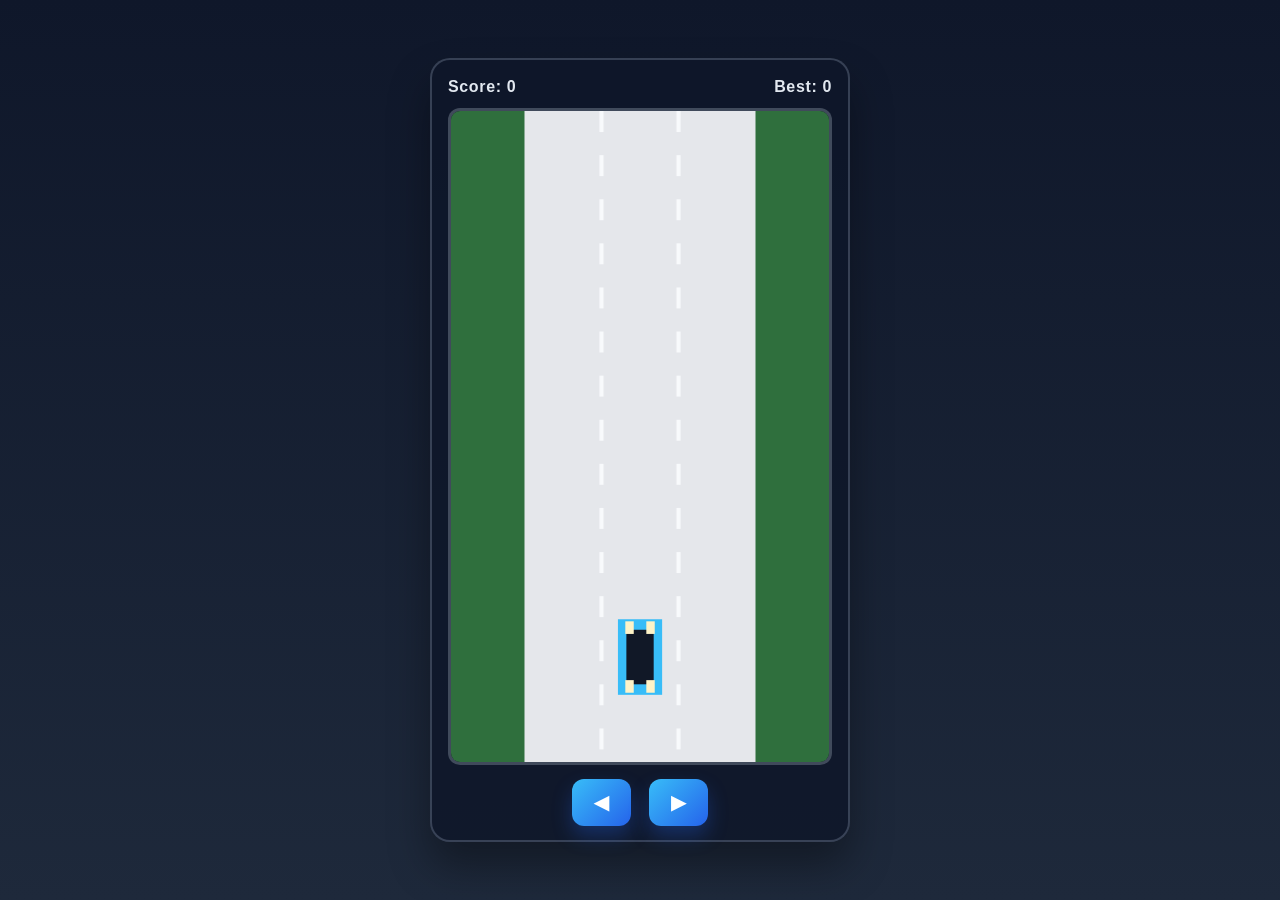
<file: index.html>
<!DOCTYPE html>
<html lang="en">
<head>
  <meta charset="UTF-8" />
  <meta name="viewport" content="width=device-width, initial-scale=1.0" />
  <title>Slow Roads</title>
  <link rel="stylesheet" href="style.css" />
</head>
<body>
  <div class="game-panel">
    <div class="hud">
      <div>Score: <span id="score">0</span></div>
      <div>Best: <span id="best">0</span></div>
    </div>

    <canvas id="gameCanvas" width="360" height="620" aria-label="Slow Roads game"></canvas>

    <div class="controls">
      <button id="leftBtn" aria-label="Move left">◀</button>
      <button id="rightBtn" aria-label="Move right">▶</button>
    </div>

    <div id="gameOver" class="hidden">
      <h2>Crash!</h2>
      <p>Press restart to drive again.</p>
      <button id="restartBtn">Restart</button>
    </div>
  </div>

  <script>
    const canvas = document.getElementById('gameCanvas');
    const ctx = canvas.getContext('2d');
    const scoreEl = document.getElementById('score');
    const bestEl = document.getElementById('best');
    const gameOverEl = document.getElementById('gameOver');
    const restartBtn = document.getElementById('restartBtn');
    const leftBtn = document.getElementById('leftBtn');
    const rightBtn = document.getElementById('rightBtn');

    const road = {
      x: 70,
      width: 220,
      top: 0,
      bottom: canvas.height
    };

    const lanes = [110, 180, 250];
    const player = {
      lane: 1,
      y: 520,
      width: 42,
      height: 72,
      color: '#38bdf8'
    };

    let obstacles = [];
    let score = 0;
    let best = Number(localStorage.getItem('slowRoadBest') || 0);
    let gameRunning = true;
    let lastSpawn = 0;
    let spawnDelay = 1100;
    let speed = 4.5;
    let animationId;

    bestEl.textContent = best;

    function resetGame() {
      obstacles = [];
      score = 0;
      gameRunning = true;
      player.lane = 1;
      lastSpawn = 0;
      spawnDelay = 1100;
      speed = 4.5;
      gameOverEl.classList.add('hidden');
      updateHud();
    }

    function updateHud() {
      scoreEl.textContent = score;
      bestEl.textContent = best;
    }

    function movePlayer(direction) {
      if (!gameRunning) return;
      if (direction === 'left' && player.lane > 0) player.lane -= 1;
      if (direction === 'right' && player.lane < 2) player.lane += 1;
    }

    function createObstacle() {
      const lane = Math.floor(Math.random() * lanes.length);
      const colors = ['#fb7185', '#f59e0b', '#f97316', '#a78bfa', '#34d399'];

      obstacles.push({
        lane,
        x: lanes[lane],
        y: -90,
        width: 42,
        height: 72,
        color: colors[Math.floor(Math.random() * colors.length)]
      });
    }

    function detectCollision(a, b) {
      return (
        a.x < b.x + b.width &&
        a.x + a.width > b.x &&
        a.y < b.y + b.height &&
        a.y + a.height > b.y
      );
    }

    function endGame() {
      gameRunning = false;
      if (score > best) {
        best = score;
        localStorage.setItem('slowRoadBest', String(best));
      }
      updateHud();
      gameOverEl.classList.remove('hidden');
    }

    function drawRoad() {
      ctx.fillStyle = '#1f2937';
      ctx.fillRect(0, 0, canvas.width, canvas.height);

      ctx.fillStyle = '#2f6f3d';
      ctx.fillRect(0, 0, road.x, canvas.height);
      ctx.fillRect(road.x + road.width, 0, canvas.width - (road.x + road.width), canvas.height);

      ctx.fillStyle = '#e5e7eb';
      ctx.fillRect(road.x, 0, road.width, canvas.height);

      ctx.strokeStyle = '#f8fafc';
      ctx.lineWidth = 4;
      ctx.setLineDash([20, 22]);
      ctx.beginPath();
      ctx.moveTo(road.x + road.width / 3, 0);
      ctx.lineTo(road.x + road.width / 3, canvas.height);
      ctx.moveTo(road.x + (2 * road.width) / 3, 0);
      ctx.lineTo(road.x + (2 * road.width) / 3, canvas.height);
      ctx.stroke();
      ctx.setLineDash([]);
    }

    function drawCar(x, y, width, height, color) {
      ctx.fillStyle = color;
      ctx.fillRect(x - width / 2, y - height / 2, width, height);

      ctx.fillStyle = '#111827';
      ctx.fillRect(x - width / 2 + 8, y - height / 2 + 10, width - 16, height - 20);

      ctx.fillStyle = '#fef3c7';
      ctx.fillRect(x - width / 2 + 7, y - height / 2 + 2, 8, 12);
      ctx.fillRect(x + width / 2 - 15, y - height / 2 + 2, 8, 12);
      ctx.fillRect(x - width / 2 + 7, y + height / 2 - 14, 8, 12);
      ctx.fillRect(x + width / 2 - 15, y + height / 2 - 14, 8, 12);
    }

    function draw() {
      drawRoad();

      const playerX = lanes[player.lane];
      drawCar(playerX, player.y, player.width, player.height, player.color);

      obstacles.forEach((car) => {
        drawCar(car.x, car.y, car.width, car.height, car.color);
      });
    }

    function update(timestamp) {
      if (!gameRunning) {
        draw();
        return;
      }

      const delta = timestamp - lastSpawn;
      if (delta > spawnDelay) {
        createObstacle();
        lastSpawn = timestamp;
      }

      obstacles.forEach((car) => {
        car.y += speed;
      });

      score += 0.15;
      if (Math.floor(score) > score) {
        // keep integer score in HUD only
      }

      score = Math.floor(score);
      updateHud();

      if (score > 0 && score % 120 === 0) {
        speed += 0.25;
        spawnDelay = Math.max(500, spawnDelay - 40);
      }

      obstacles.forEach((car) => {
        const playerBox = {
          x: lanes[player.lane] - player.width / 2,
          y: player.y - player.height / 2,
          width: player.width,
          height: player.height
        };

        const obstacleBox = {
          x: car.x - car.width / 2,
          y: car.y - car.height / 2,
          width: car.width,
          height: car.height
        };

        if (detectCollision(playerBox, obstacleBox)) {
          endGame();
        }
      });

      obstacles = obstacles.filter((car) => car.y < canvas.height + 100);
      draw();
      animationId = requestAnimationFrame(update);
    }

    document.addEventListener('keydown', (event) => {
      if (event.key === 'ArrowLeft' || event.key.toLowerCase() === 'a') movePlayer('left');
      if (event.key === 'ArrowRight' || event.key.toLowerCase() === 'd') movePlayer('right');
    });

    leftBtn.addEventListener('click', () => movePlayer('left'));
    rightBtn.addEventListener('click', () => movePlayer('right'));
    restartBtn.addEventListener('click', () => {
      cancelAnimationFrame(animationId);
      resetGame();
      animationId = requestAnimationFrame(update);
    });

    resetGame();
    animationId = requestAnimationFrame(update);
  </script>
</body>
</html>
</file>
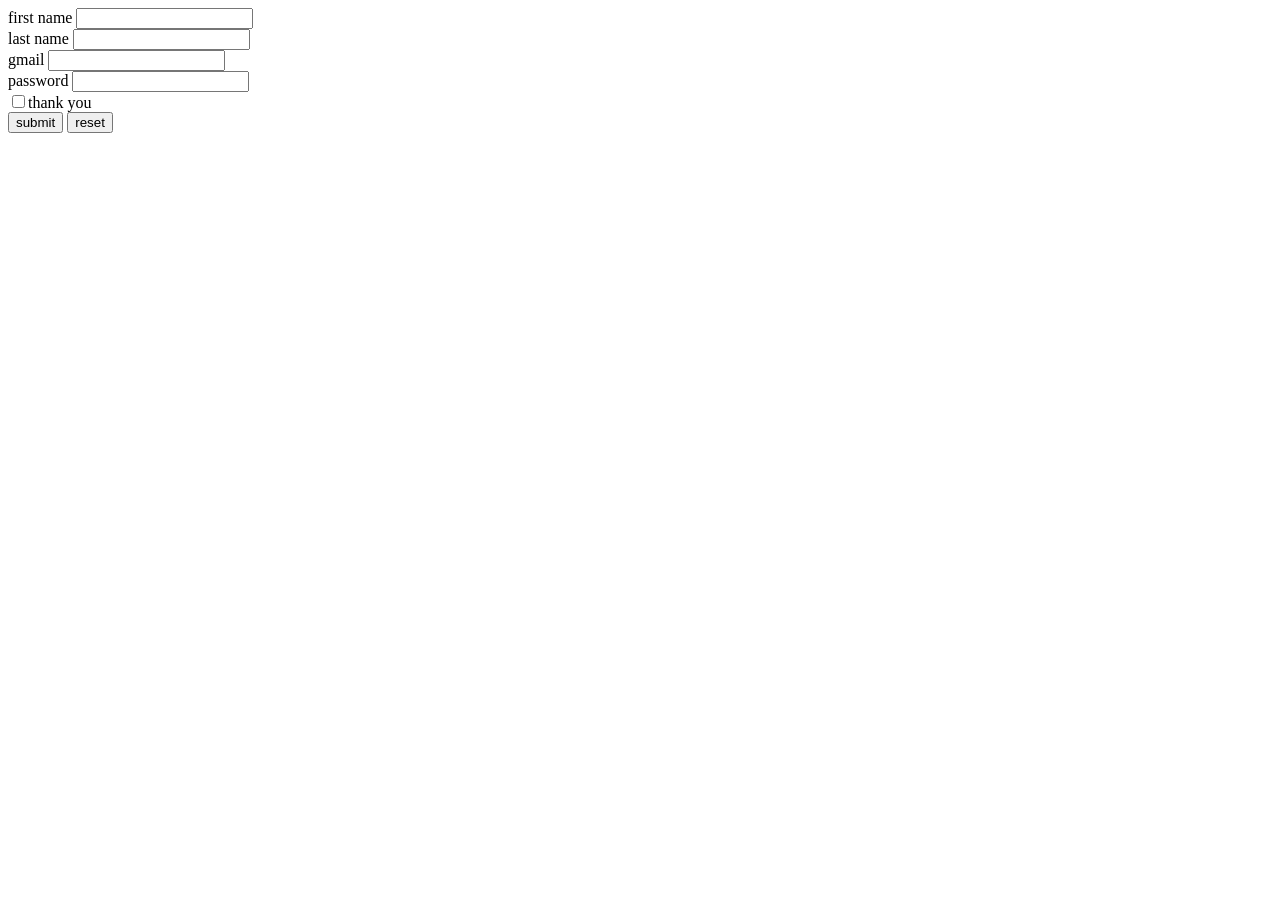
<file: all projects.html>
<!DOCTYPE html>
<html lang="en">
<head>
    <meta charset="UTF-8">
    <meta name="viewport" content="width=device-width, initial-scale=1.0">
    <title>this is new website page</title>
    <link rel="stylesheet" href="bootstrap-5.3.8-dist.zip">
</head>
<body>
    <div class="mb-5">
        <label for="first name" class="form-lable">first name</label>
            <input type="text" class="form-control" name="firstname">
    </div>
    <div class="mb-5">
        <label for="last name" class="form-lable">last name</label>
        <input type="text" class="form-control" name="last name">
    </div>
    <div class="mb-5">
        <label for="gmail" class="form-lable">gmail</label>
        <input type="gmail" class="form-lable">
    </div>
    <div class="mb-5">
        <label for="password" class="form-lable">password</label>
        <input type="password" class="form-control">
    </div>
    <div class="mb-5">
        <label class="form-check-lable">
        <input class="form-check-input" type="checkbox" name="thank you">thank you
        </label>
    </div>
    <button type="submit" class="btn btn-primary">submit</button>
    <button type="reset" class="btn btn-dengers">reset</button>
    </body>
</html>
</file>
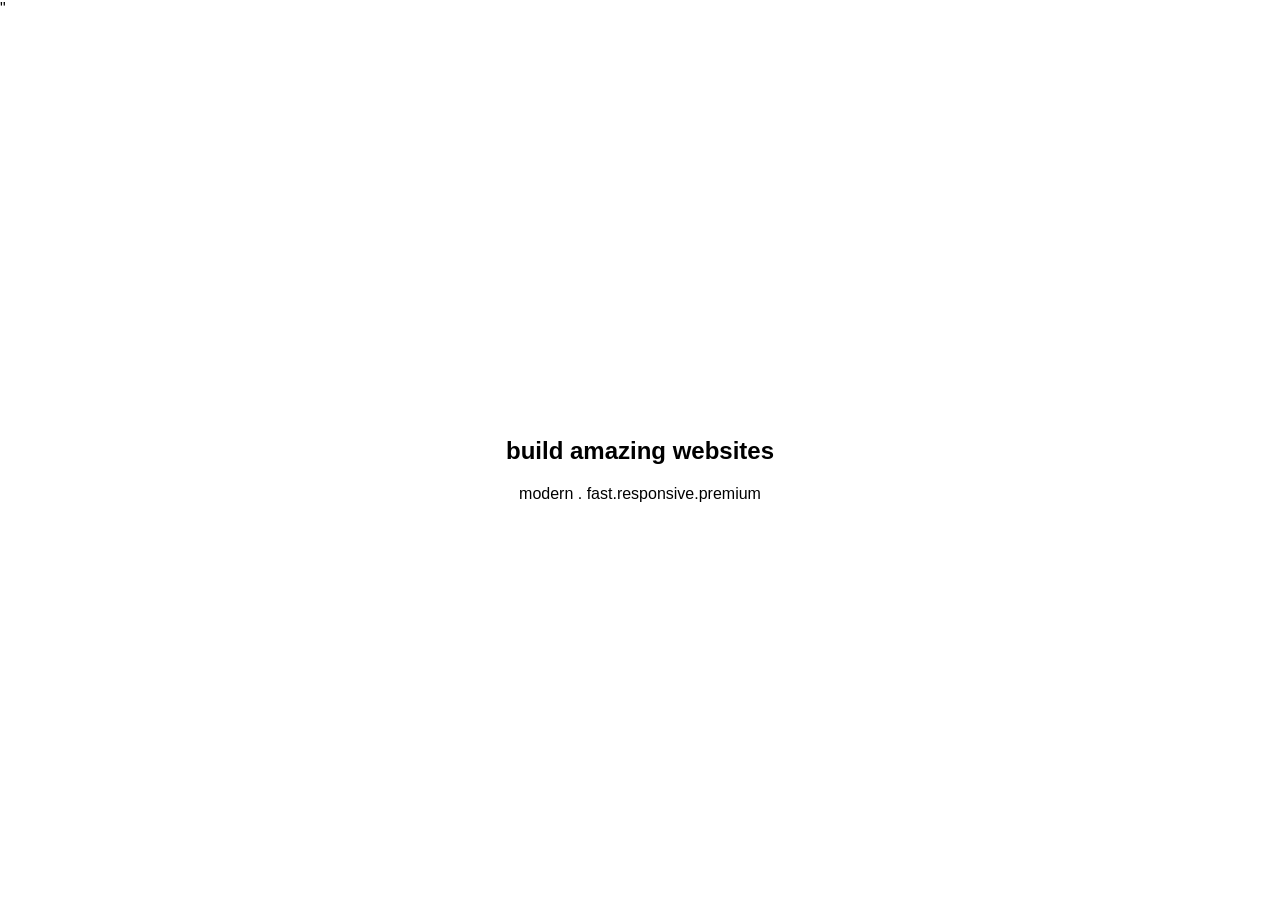
<file: ch 2.html>
<!DOCTYPE html>
<html lang="en">
<head>
    <meta charset="UTF-8">
    <meta name="viewport" content="width=device-width, initial-scale=1.0">
    <title>morden website</title>
    <script src="https://www.google.com/receptcha/api.js"async defer></script>"
    <style>
        body{
            margin:0;
            font-family:Arial, Helvetica, sans-serif;
            backgraund:linear-gradient(135degs,#0f172a,#le293b,#312e81)
            color:white;
        }
        .hero{
            height:100vh;
            display: flex;
            justify-content:center;
            align-items:center;
            text-align:center;
            }
            .btn{
                padding: 15px 35px;
                border-radius: 50px;
                background: #3b82f6;
                color:white;
                text-decoration: none;
                font-size: 18px;
                transition: 3s;
            }
            .btn:hover{
                background: #2563eb;
                transform: scale(1.08);
            }
    </style>
</head>
<body>
    <section class="hero">
        <div>
            <h1 class="text-6xl font-bold mb-6">
                build amazing websites
            </h1>
            <p class="text-xl mb-8 text-gray-300">
                modern . fast.responsive.premium </fast>
            </p>
        </div>
    </section>
</body>
</html>
</file>
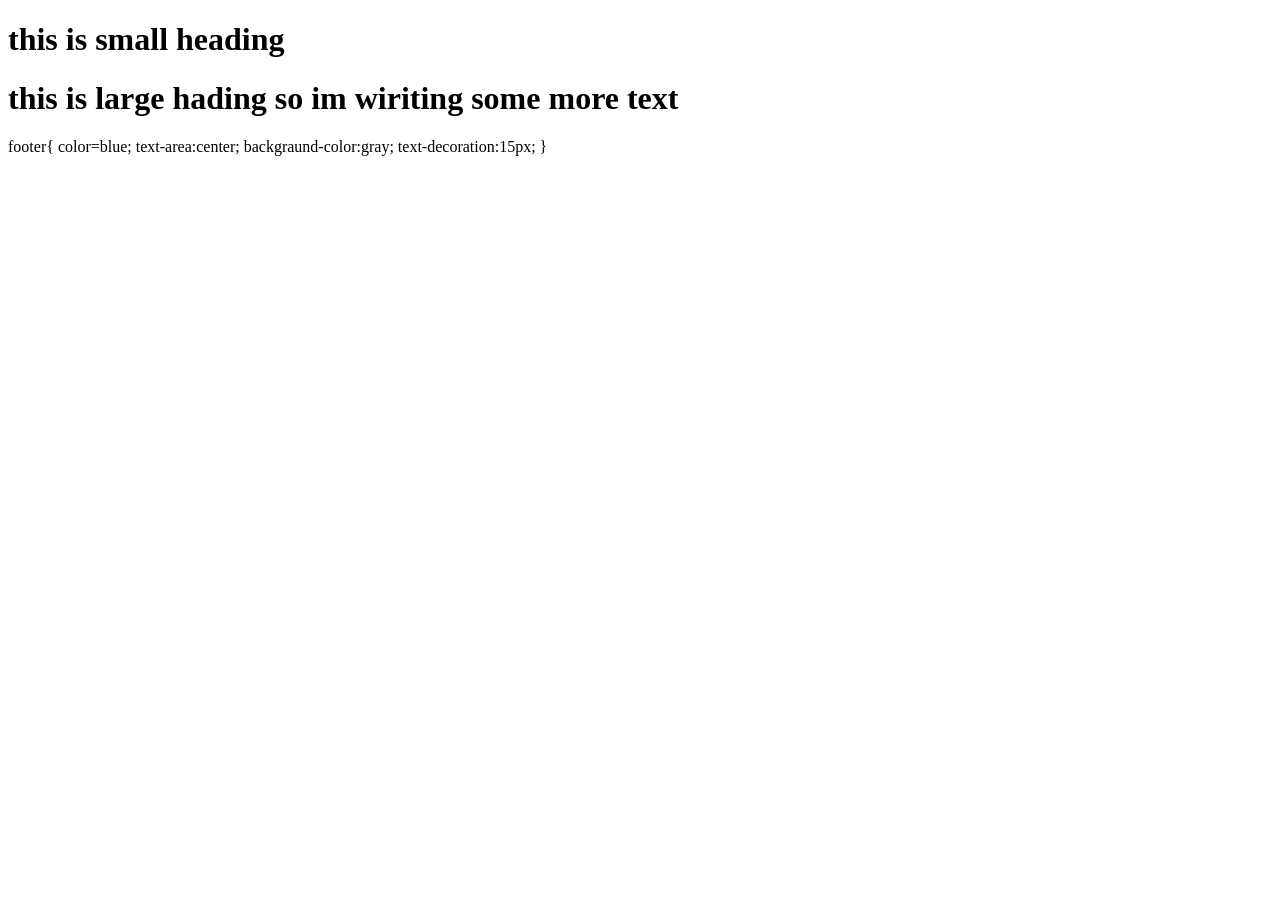
<file: ch2 pr.1.html>
<!DOCTYPE html>
<html lang="en">
<head>
    <meta charset="UTF-8">
    <link rel="css/boostram 4.css">
    <meta name="viewport" content="width=device-width, initial-scale=1.0">
    <link rel="viewsport" content="width=device-width, initial-scale=1.0">
    <title>Document</title>
</head>
<body>
    <div class="container">
        <div class="row">
            <div class="col-sm-4"><h1>this is small heading </h1>
            <div class="col-sm=8 bg -primary"><h1>this is large hading so im wiriting some more text</h1>
            footer{
                color=blue;
                text-area:center;
                backgraund-color:gray;
                text-decoration:15px;
            }
            </div>
            </div>
        </div>
    </div>
</body>
</html>
</file>
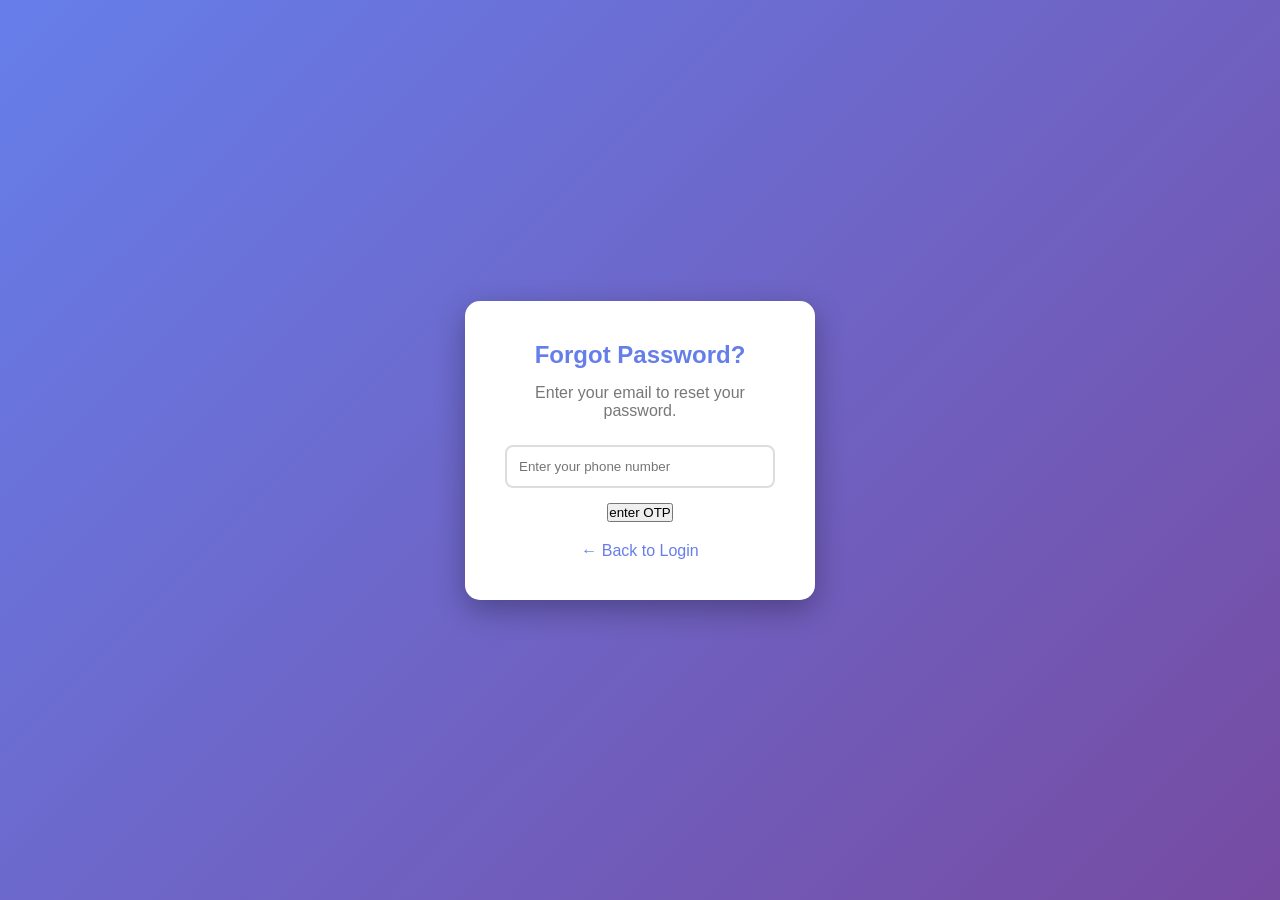
<file: forget.html>
<!DOCTYPE html>
<html lang="en">
<head>
    <meta charset="UTF-8">
    <meta name="viewport" content="width=device-width, initial-scale=1.0">
    <link rel="stylesheet" href="style.css">
    <title>forget</title>
</head>
<body>
    
 <style>
        * {
            margin: 0;
            padding: 0;
            box-sizing: border-box;
        }

        body {
            font-family: Arial, sans-serif;
            height: 100vh;
            display: flex;
            justify-content: center;
            align-items: center;
            background: linear-gradient(135deg, #667eea, #764ba2);
        }

        .forgot-box {
            width: 350px;
            padding: 40px;
            background: white;
            border-radius: 15px;
            box-shadow: 0 10px 30px rgba(0,0,0,0.3);
            text-align: center;
        }

        .forgot-box h2 {
            color: #667eea;
            margin-bottom: 15px;
        }

        .forgot-box p {
            color: #777;
            margin-bottom: 25px;
        }

        .forgot-box input {
            width: 100%;
            padding: 12px;
            border: 2px solid #ddd;
            border-radius: 8px;
            outline: none;
            margin-bottom: 15px;
        }

        .forgot-box input:focus {
            border-color: #667eea;
        }

        .reset-btn {
            width: 100%;
            padding: 12px;
            border: none;
            border-radius: 8px;
            color: white;
            background: linear-gradient(90deg, #667eea, #764ba2);
            cursor: pointer;
            font-size: 16px;
        }

        .back-login {
            display: block;
            margin-top: 20px;
            color: #667eea;
            text-decoration: none;
        }
    </style>
</head>

<body>

    <div class="forgot-box">
        <h2>Forgot Password?</h2>

        <p>Enter your email to reset your password.</p>

        <input type="number" placeholder="Enter your phone number">

        <button class="btn btn-primary">enter OTP</button>

        <a href="login.html" class="back-login">
            ← Back to Login
        </a>
    </div>

</body>
</html>
</file>
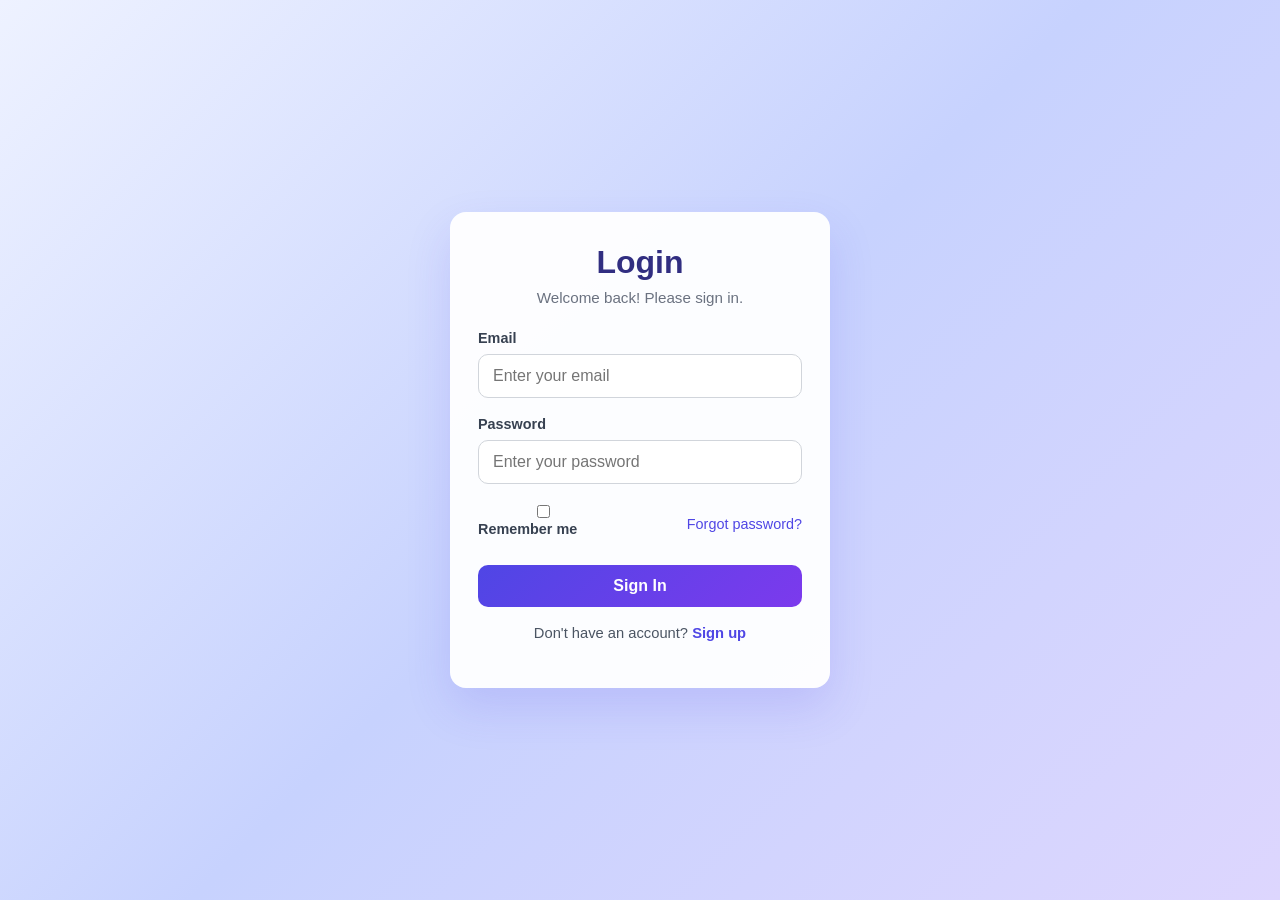
<file: login.html>
<!DOCTYPE html>
<html lang="en">
<head>
  <meta charset="UTF-8" />
  <meta name="viewport" content="width=device-width, initial-scale=1.0" />
  <title>Simple Login</title>
  <style>
    * {
      box-sizing: border-box;
    }

    body {
      margin: 0;
      min-height: 100vh;
      display: flex;
      align-items: center;
      justify-content: center;
      font-family: Arial, sans-serif;
      background: linear-gradient(135deg, #eef2ff, #c7d2fe, #ddd6fe);
      color: #1f2937;
    }

    .login-card {
      width: 100%;
      max-width: 380px;
      padding: 32px 28px;
      background: rgba(255, 255, 255, 0.95);
      border-radius: 16px;
      box-shadow: 0 20px 45px rgba(79, 70, 229, 0.15);
    }

    h1 {
      margin: 0 0 8px;
      text-align: center;
      font-size: 2rem;
      color: #312e81;
    }

    .subtitle {
      margin: 0 0 24px;
      text-align: center;
      color: #6b7280;
      font-size: 0.95rem;
    }

    .field {
      margin-bottom: 18px;
    }

    label {
      display: block;
      margin-bottom: 8px;
      font-size: 0.9rem;
      font-weight: 600;
      color: #374151;
    }

    input {
      width: 100%;
      padding: 12px 14px;
      border: 1px solid #d1d5db;
      border-radius: 10px;
      font-size: 1rem;
      outline: none;
      transition: border-color 0.2s ease, box-shadow 0.2s ease;
    }

    input:focus {
      border-color: #6366f1;
      box-shadow: 0 0 0 3px rgba(99, 102, 241, 0.15);
    }

    .row {
      display: flex;
      align-items: center;
      justify-content: space-between;
      margin: 8px 0 20px;
      font-size: 0.9rem;
      color: #4b5563;
    }

    .row a {
      color: #4f46e5;
      text-decoration: none;
    }

    .login-btn {
      width: 100%;
      padding: 12px;
      border: none;
      border-radius: 10px;
      background: linear-gradient(135deg, #4f46e5, #7c3aed);
      color: #fff;
      font-size: 1rem;
      font-weight: 700;
      cursor: pointer;
      transition: opacity 0.2s ease;
    }

    .login-btn:hover {
      opacity: 0.95;
    }

    .signup {
      margin-top: 18px;
      text-align: center;
      color: #4b5563;
      font-size: 0.92rem;
    }

    .signup a {
      color: #4f46e5;
      text-decoration: none;
      font-weight: 600;
    }
  </style>
</head>
<body>
  <div class="login-card">
    <h1>Login</h1>
    <p class="subtitle">Welcome back! Please sign in.</p>

    <form>
      <div class="field">
        <label for="email">Email</label>
        <input id="email" type="email" placeholder="Enter your email" />
      </div>

      <div class="field">
        <label for="password">Password</label>
        <input id="password" type="password" placeholder="Enter your password" />
      </div>

      <div class="row">
        <label><input type="checkbox" /> Remember me</label>
        <a href="#">Forgot password?</a>
      </div>

      <button type="submit" class="login-btn">Sign In</button>

      <p class="signup">Don't have an account? <a href="#">Sign up</a></p>
    </form>
  </div>
</body>
</html>
</file>
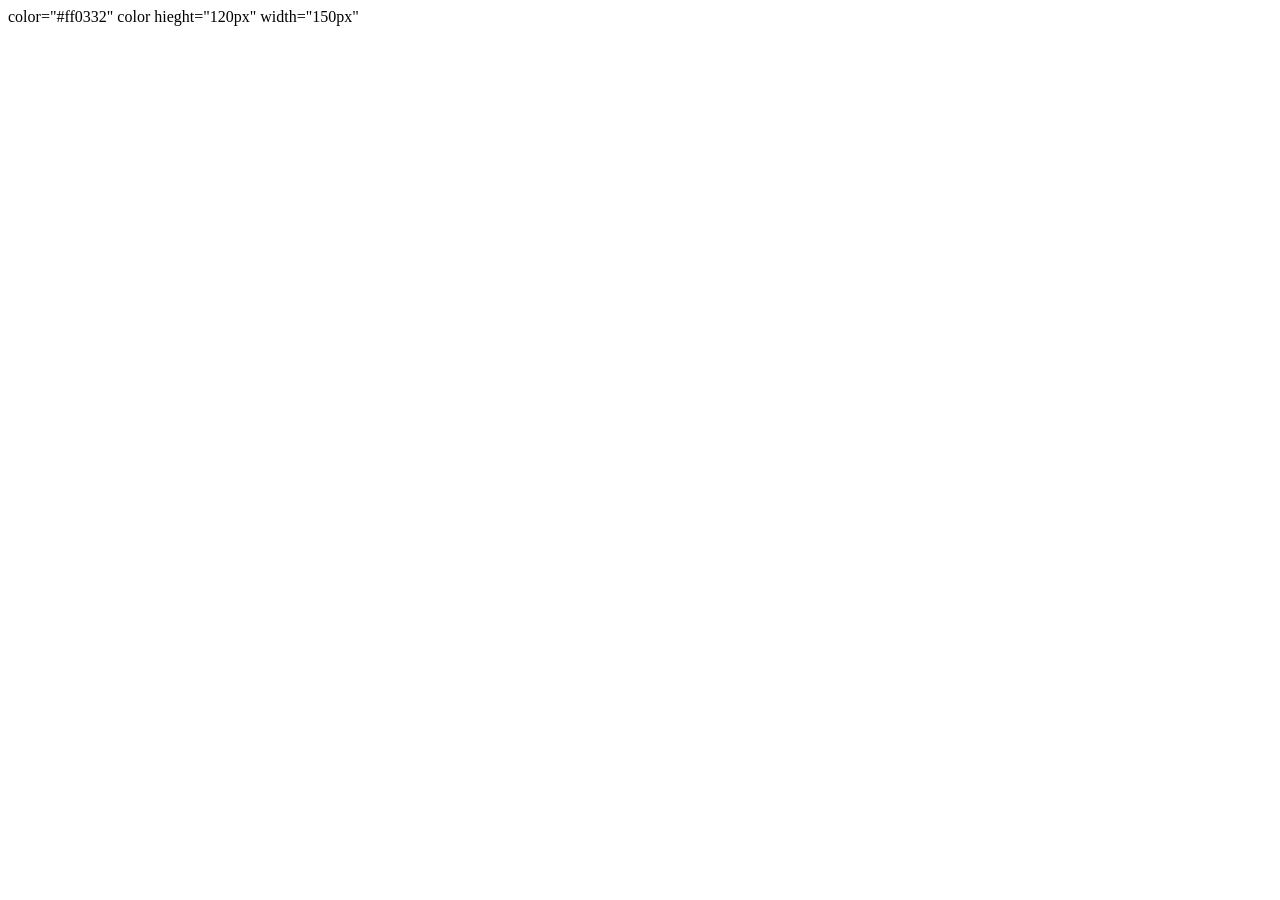
<file: new project.html>
<!DOCTYPE html>
<html lang="en">
<head>
    <meta charset="UTF-8">
    <meta name="viewport" content="width=device-width, initial-scale=1.0">
    <title>css project</title>
    <a href="https://www.google.com/search?q=youtube&rlz=1C1AAOU_enIN1222IN1222&oq=&gs_lcrp=EgZjaHJvbWUqCQgHECMYJxjqAjIJCAAQIxgnGOoCMgkIARAjGCcY6gIyCQgCECMYJxjqAjIJCAMQLhgnGOoCMgkIBBAjGCcY6gIyCQgFECMYJxjqAjIJCAYQIxgnGOoCMgkIBxAjGCcY6gLSAQoxMDYwNGowajE1qAIIsAIB8QVo4ylHLjwz-vEFaOMpRy48M_o&sourceid=chrome&source=chrome.rb&ie=UTF-8"></a>
    <div class="center">
        color="#ff0332"
        color
        hieght="120px"
        width="150px"
    </div>
    <div>
        
    </div>
    
</head>
<body>
    
</body>
</html>
</file>
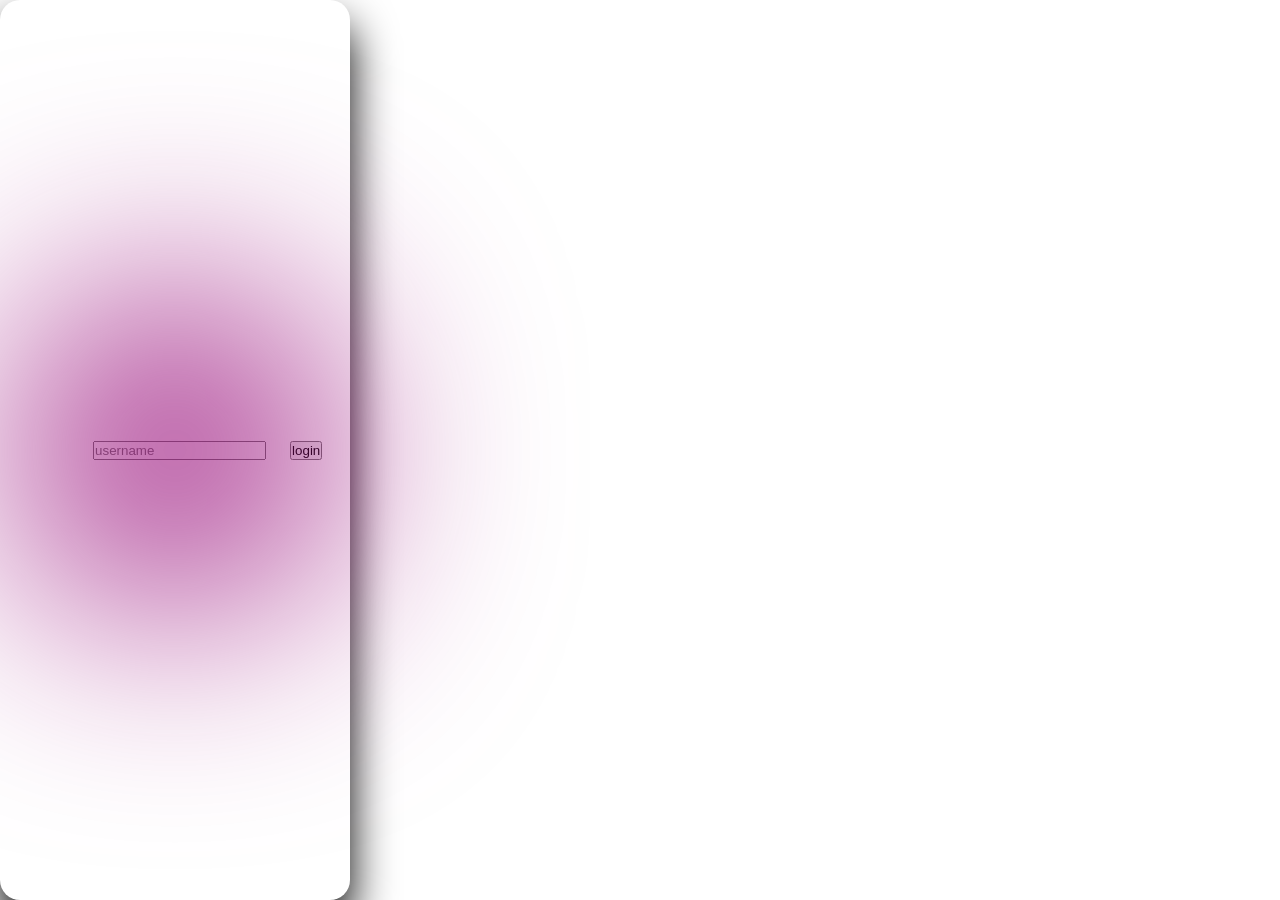
<file: new website.html>
<!DOCTYPE html>
<html lang="en">
<head>
    <meta charset="UTF-8">
    <meta name="viewport" content="width=device-width, initial-scale=1.0">
    <title>dhara ledis tailor</title>
    <style>
        *{
            margin: 0;
            padding: 0;
            box-sizing: border-box;
            font-family: Arial, Helvetica, sans-serif;
        }
        body{
            height: 100vh;
            display: flex;
            justify-content: center;
            align-items: center;
            background: linear-gradient(135deg,#06ceed,#203a43,#2c5364);
            overflow: hidden;
        }
        /*animated background*/
        body::before{
            content: "";
            position: absolute;
            width: 300px;
            height: 300px;
            background: #00d4f;
            border-rediuns:50%;
            filter:blue(120px);
            animation:move 18s infinite alternate;
        }
        body::after{
            content: "";
            position: absolute;
            width: 300px;
            height: 300px;
            background: #960777;
            border-radius: 50%;
            filter: blur(120px);
            animation: move2 8s infinite alternate;            
        }
        @keyframes move1{
            from{transform: translate(-250px,-150px);}
            to{transform: translate(250px,150px);}
        @keyframes move2 {
            from{transform:translate(250px,150px)}
            form{transform: translate(-250px,150px);}
        }
        }
        /*glass card*/
        .login-box{
            position: relative;
            width: 350px;
            padding: 40px;
            background: rgba(255, 255, 255, 1);
            background: blue(250px);
            border-radius: 20px;
            box-shadow: 0 25px 45px rgba(0, 0, 0, 4);
            transform-style: preserve-3d;
            transition: 5s;
        }
        .login-box:haver{
            transform: rotate Y(10deg) rotate X(10deg);
        }
        h2{
            color: #fff;
            text-align: center;
            margin-bottom: 25px;
        }
        .input-box{
            margin-bottom:18px ;
        }
        .input-box input{
            width: 100%;
            padding: 12px;
            border: none;
            border-radius: 10px;
            outline: none;
            font-size: 16px;
        }botton{
            width: 100%;
            padding: 12px;
            border: none;
            border-radius: 10px;
            background: #00d4dd;
            color: #000;
            font-size: 18px;
            cursor: pointer;
            transition: 3s;
        }
        button:hover{
            background:#0abac7;
            transform: scale(1.05);
        }
        p{
            color: #fff;
            text-align: center;
            margin-top: 15px;
        }
    </style>
</head>
<body

    <div class ="login-box">
        <h2>dhara ledis tailor</h2>
        <div clas ="input-box">
            <input type ="text" id="user" placeholder="username">
        </div>
        <div class="input-box">
            <input type="passweord" id=""pass placeholder="password">
            </div>
            <button onclick="login()">login</button>
            <p id="msg"></p>
            </div>
    <script>
        function login(){
            let user=document.ger Element byld("user").vlue;
            let pass=document.get Element byld("pass").value;
            if(user==="admin"&&pass==="1234"){
                document.get Element byld("msg").inner HTML="login succeful!";
                document.getElementById("msg").style.color="#00ff99";
            }
            else{
                document.getElementById("msg").innerHTML="invalid username of password";
                document.getElementById("msg").style.color="#ff4d4d";
            }
        }
    </script>
</body>
</html>
</file>
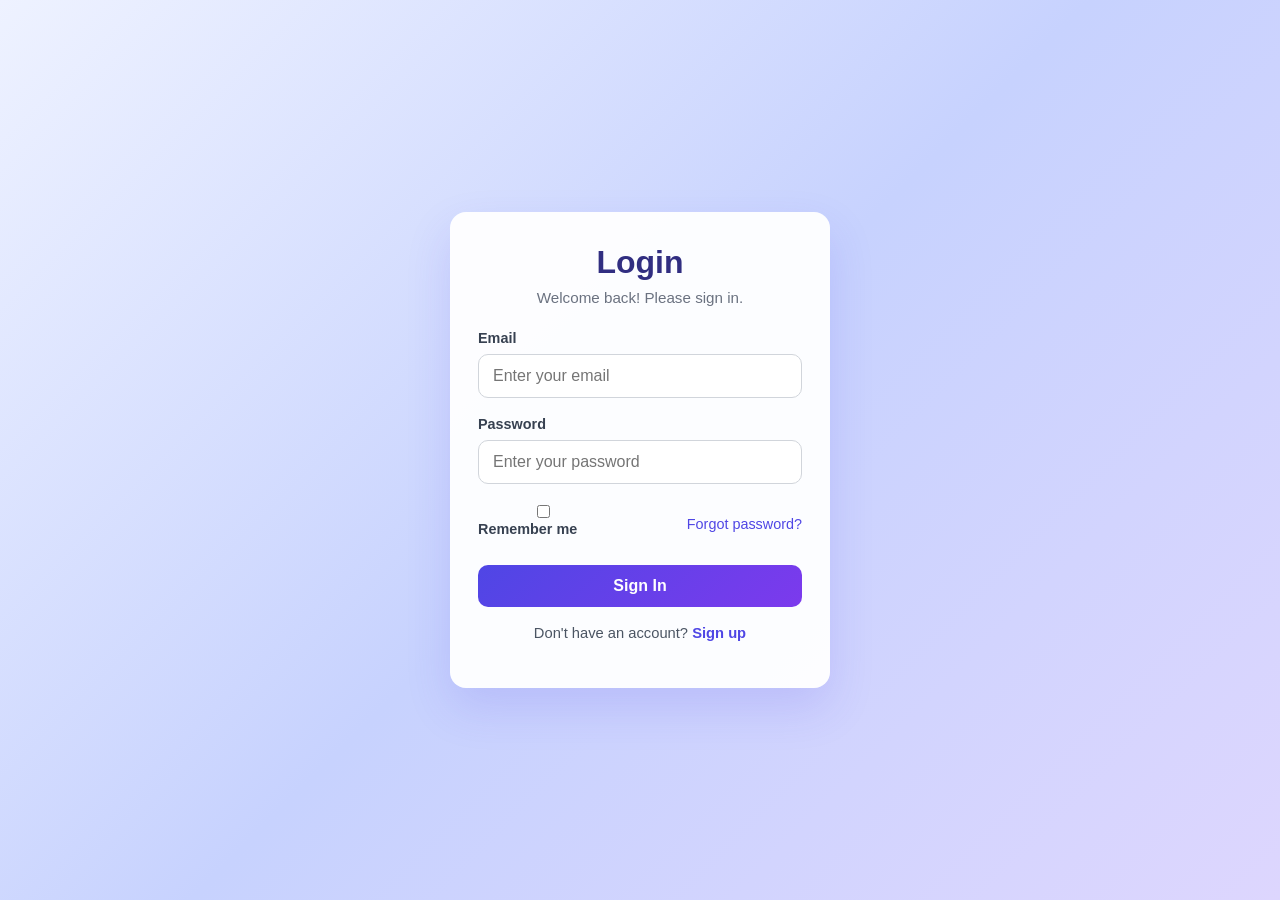
<file: proparproject.html>
<!DOCTYPE html>
<html lang="en">
<head>
  <meta charset="UTF-8" />
  <meta name="viewport" content="width=device-width, initial-scale=1.0" />
  <title>Simple Login</title>
  <style>
    * {
      box-sizing: border-box;
    }

    body {
      margin: 0;
      min-height: 100vh;
      display: flex;
      align-items: center;
      justify-content: center;
      font-family: Arial, sans-serif;
      background: linear-gradient(135deg, #eef2ff, #c7d2fe, #ddd6fe);
      color: #1f2937;
    }

    .login-card {
      width: 100%;
      max-width: 380px;
      padding: 32px 28px;
      background: rgba(255, 255, 255, 0.95);
      border-radius: 16px;
      box-shadow: 0 20px 45px rgba(79, 70, 229, 0.15);
    }

    h1 {
      margin: 0 0 8px;
      text-align: center;
      font-size: 2rem;
      color: #312e81;
    }

    .subtitle {
      margin: 0 0 24px;
      text-align: center;
      color: #6b7280;
      font-size: 0.95rem;
    }

    .field {
      margin-bottom: 18px;
    }

    label {
      display: block;
      margin-bottom: 8px;
      font-size: 0.9rem;
      font-weight: 600;
      color: #374151;
    }

    input {
      width: 100%;
      padding: 12px 14px;
      border: 1px solid #d1d5db;
      border-radius: 10px;
      font-size: 1rem;
      outline: none;
      transition: border-color 0.2s ease, box-shadow 0.2s ease;
    }

    input:focus {
      border-color: #6366f1;
      box-shadow: 0 0 0 3px rgba(99, 102, 241, 0.15);
    }

    .row {
      display: flex;
      align-items: center;
      justify-content: space-between;
      margin: 8px 0 20px;
      font-size: 0.9rem;
      color: #4b5563;
    }

    .row a {
      color: #4f46e5;
      text-decoration: none;
    }

    .login-btn {
      width: 100%;
      padding: 12px;
      border: none;
      border-radius: 10px;
      background: linear-gradient(135deg, #4f46e5, #7c3aed);
      color: #fff;
      font-size: 1rem;
      font-weight: 700;
      cursor: pointer;
      transition: opacity 0.2s ease;
    }

    .login-btn:hover {
      opacity: 0.95;
    }

    .signup {
      margin-top: 18px;
      text-align: center;
      color: #4b5563;
      font-size: 0.92rem;
    }

    .signup a {
      color: #4f46e5;
      text-decoration: none;
      font-weight: 600;
    }
  </style>
</head>
<body>
  <div class="login-card">
    <h1>Login</h1>
    <p class="subtitle">Welcome back! Please sign in.</p>

    <form>
      <div class="field">
        <label for="email">Email</label>
        <input id="email" type="email" placeholder="Enter your email" />
      </div>

      <div class="field">
        <label for="password">Password</label>
        <input id="password" type="password" placeholder="Enter your password" />
      </div>

      <div class="row">
        <label><input type="checkbox" /> Remember me</label>
        <a href="#">Forgot password?</a>
      </div>

      <button type="submit" class="login-btn">Sign In</button>

      <p class="signup">Don't have an account? <a href="#">Sign up</a></p>
    </form>
  </div>
</body>
</html>


</footer>


<!-- Bootstrap JS -->
<script src="https://cdn.jsdelivr.net/npm/bootstrap@5.3.3/dist/js/bootstrap.bundle.min.js"></script>

</body>
</html>
</file>
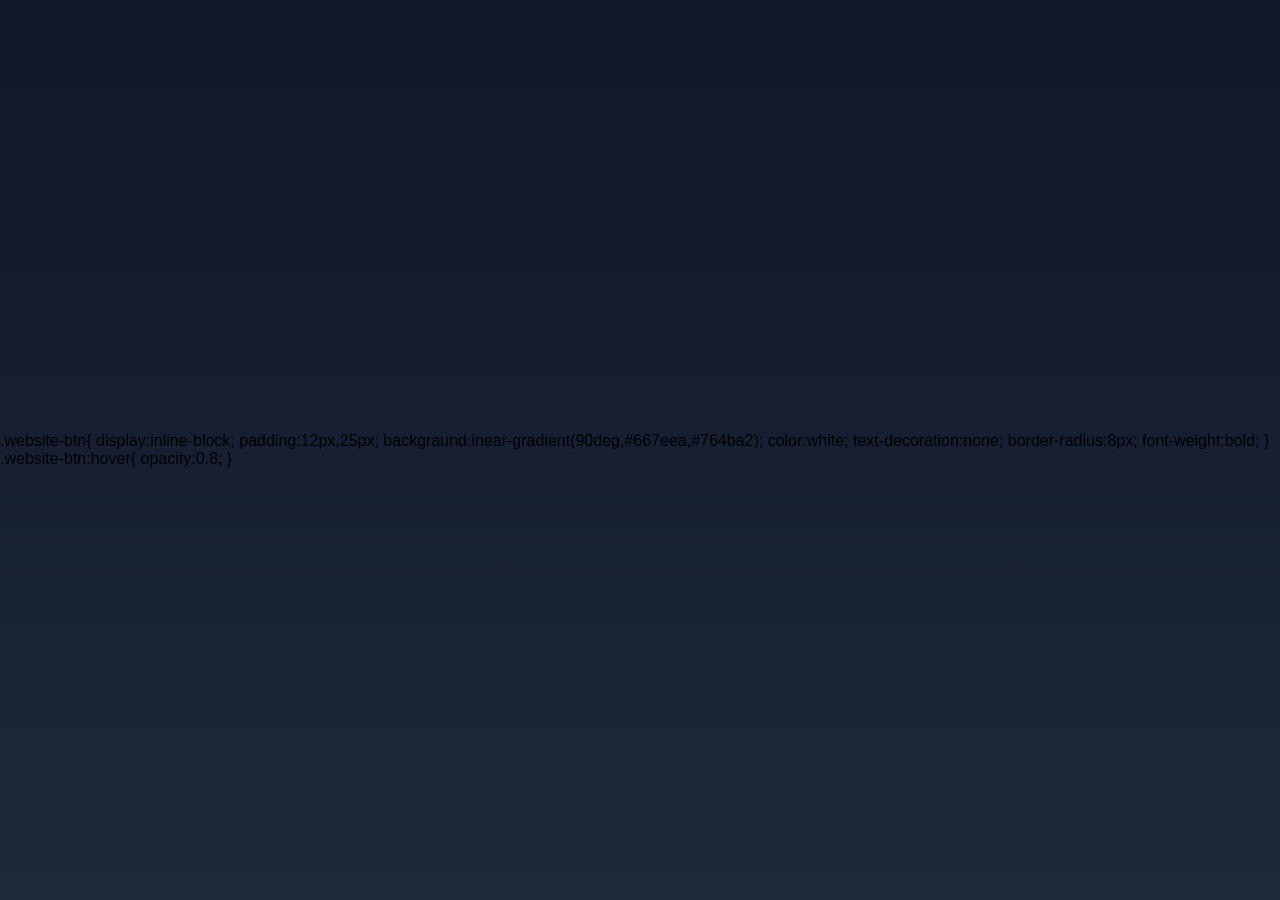
<file: signup.html>
<!DOCTYPE html>
<html lang="en">
<head>
    <meta charset="UTF-8">
    <meta name="viewport" content="width=device-width, initial-scale=1.0">
    <link rel="stylesheet" href="style.css">
    <title>link</title>
    .website-btn{
    display:inline-block;
    padding:12px,25px;
    backgraund:inear-gradient(90deg,#667eea,#764ba2);
    color:white;
    text-decoration:none;
    border-radius:8px;
    font-weight:bold;
   }
   .website-btn:hover{
    opacity:0.8;
   }
</head>
<body>
   
</body>
</html>
</file>
<file: style.css>
* {
  box-sizing: border-box;
}

body {
  margin: 0;
  min-height: 100vh;
  display: flex;
  align-items: center;
  justify-content: center;
  background: linear-gradient(180deg, #0f172a, #1e293b);
  font-family: Arial, sans-serif;
}

.game-panel {
  position: relative;
  width: 420px;
  max-width: 92vw;
  padding: 18px 16px 14px;
  border-radius: 20px;
  background: rgba(15, 23, 42, 0.85);
  box-shadow: 0 24px 40px rgba(0, 0, 0, 0.35);
  border: 2px solid rgba(148, 163, 184, 0.3);
}

.hud {
  display: flex;
  justify-content: space-between;
  color: #e2e8f0;
  font-weight: 700;
  font-size: 1rem;
  margin-bottom: 12px;
  letter-spacing: 0.04em;
}

canvas {
  display: block;
  width: 100%;
  height: auto;
  border-radius: 12px;
  border: 3px solid rgba(148, 163, 184, 0.36);
  background: #111827;
}

.controls {
  display: flex;
  justify-content: center;
  gap: 18px;
  margin-top: 14px;
}

.controls button,
#restartBtn {
  border: none;
  border-radius: 12px;
  background: linear-gradient(135deg, #38bdf8, #2563eb);
  color: white;
  font-size: 1.2rem;
  font-weight: 700;
  padding: 12px 22px;
  cursor: pointer;
  box-shadow: 0 10px 20px rgba(37, 99, 235, 0.3);
}

#gameOver {
  position: absolute;
  inset: 0;
  display: flex;
  flex-direction: column;
  align-items: center;
  justify-content: center;
  text-align: center;
  background: rgba(15, 23, 42, 0.78);
  border-radius: 20px;
  color: white;
}

#gameOver.hidden {
  display: none;
}

#gameOver h2 {
  margin: 0 0 8px;
  font-size: 2rem;
}

#gameOver p {
  margin: 0 0 18px;
  color: #cbd5e1;
}

@media (max-width: 480px) {
  .game-panel {
    padding: 12px 10px 10px;
  }

  .hud {
    font-size: 0.9rem;
  }

  .controls button,
  #restartBtn {
    padding: 10px 18px;
  }
}
</file>
